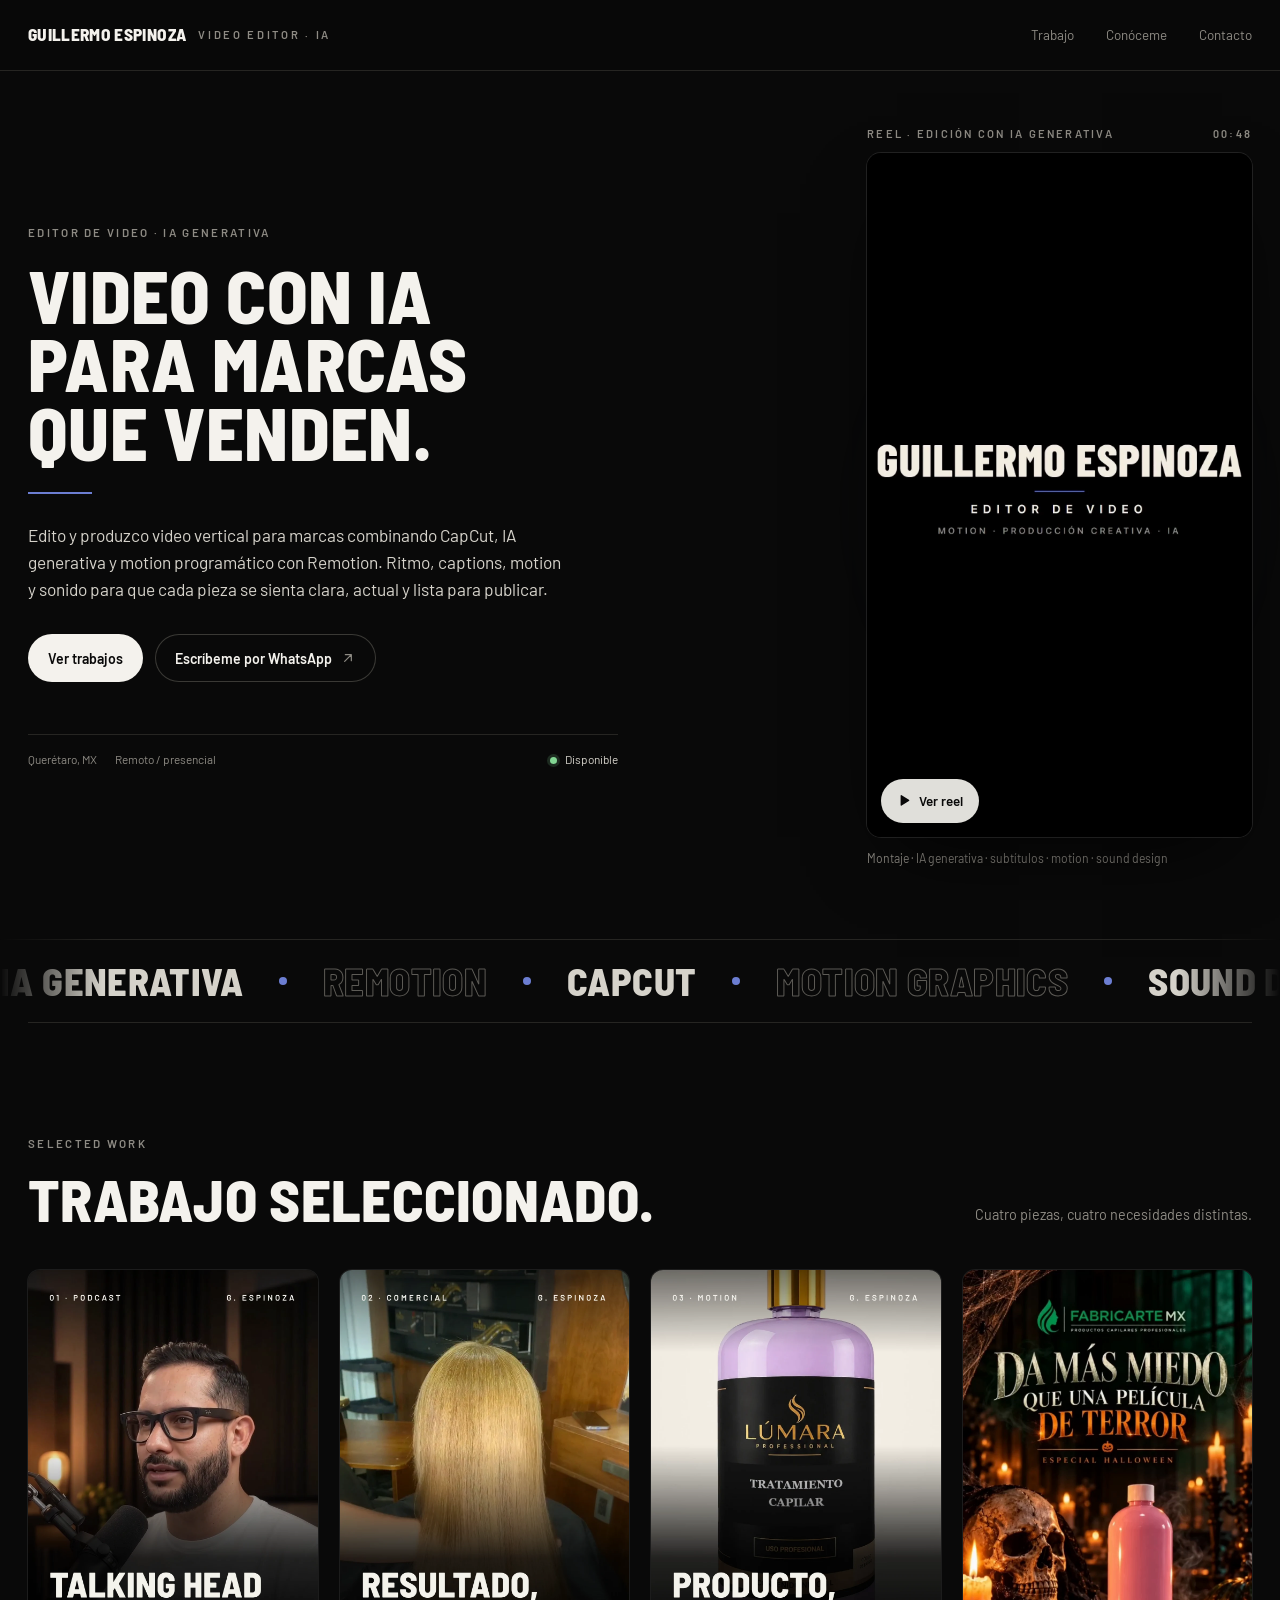
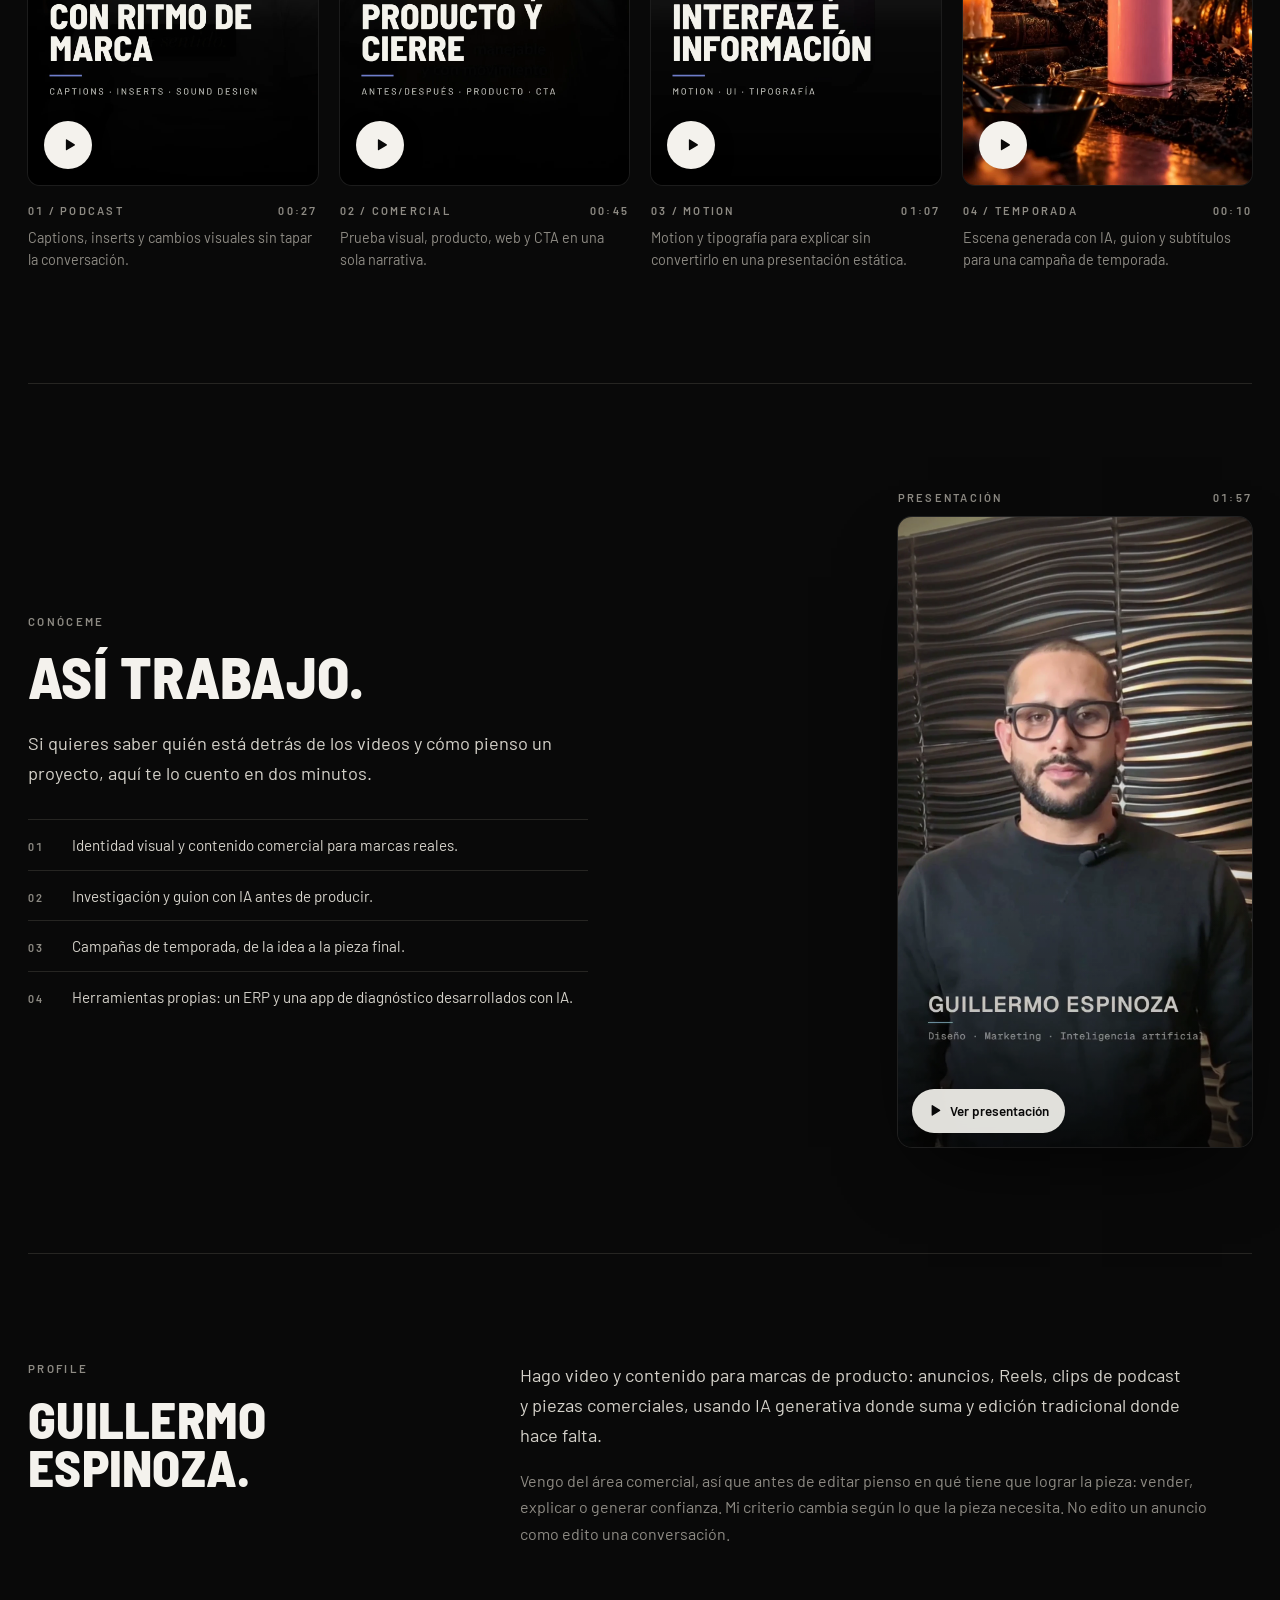
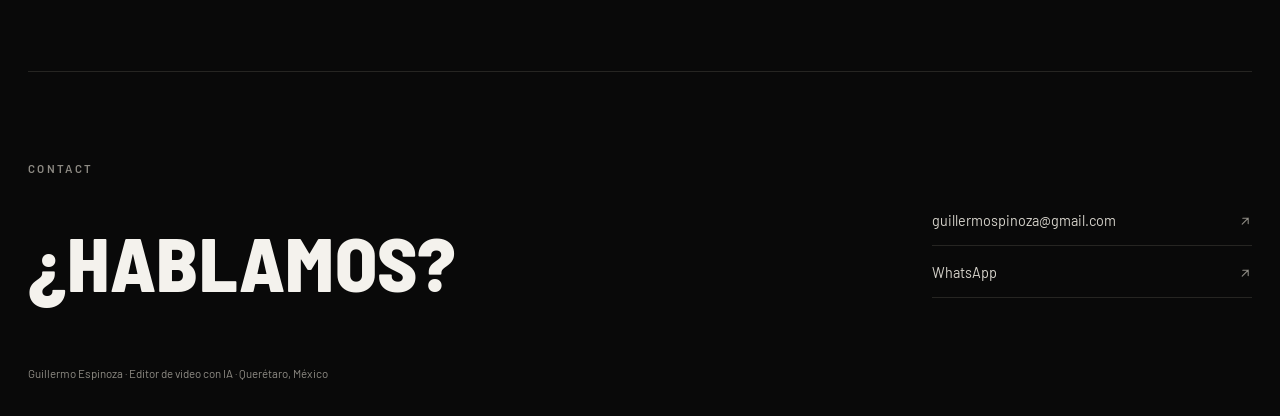
<file: index.html>
<!doctype html>
<html lang="es">
<head>
  <meta charset="utf-8">
  <meta name="viewport" content="width=device-width, initial-scale=1, viewport-fit=cover">
  <meta name="description" content="Guillermo Espinoza — Video con IA para marcas que venden. Short-form, branded content, social ads y talking head.">
  <meta name="theme-color" content="#090909">
  <title>Guillermo Espinoza — Editor de video con IA</title>

  <meta property="og:type" content="website">
  <meta property="og:locale" content="es_MX">
  <meta property="og:title" content="Guillermo Espinoza — Editor de video con IA">
  <meta property="og:description" content="Video con IA para marcas que venden: short-form, branded content, social ads y talking head.">
  <meta property="og:url" content="https://guillermospinoza-source.github.io/video-editor-portfolio/">
  <meta property="og:image" content="https://guillermospinoza-source.github.io/video-editor-portfolio/assets/posters/og-cover.jpg">
  <meta property="og:image:width" content="1200">
  <meta property="og:image:height" content="630">
  <meta name="twitter:card" content="summary_large_image">

  <link rel="icon" href="assets/favicon.svg" type="image/svg+xml">
  <link rel="preconnect" href="https://fonts.googleapis.com">
  <link rel="preconnect" href="https://fonts.gstatic.com" crossorigin>
  <link rel="stylesheet" href="https://fonts.googleapis.com/css2?family=Barlow:wght@400;500;600&family=Barlow+Semi+Condensed:wght@700;800&display=swap">
  <link rel="preload" as="image" href="assets/posters/showreel.webp?v=2" fetchpriority="high">
  <link rel="stylesheet" href="assets/styles.css?v=13">
  <noscript><style>.is-loading *,[data-reveal]{opacity:1!important;transform:none!important}</style></noscript>
</head>
<body class="is-loading">
  <svg width="0" height="0" style="position:absolute" aria-hidden="true">
    <symbol id="i-play" viewBox="0 0 24 24"><path d="M8 5.6v12.8a1 1 0 0 0 1.5.86l10.4-6.4a1 1 0 0 0 0-1.72L9.5 4.74A1 1 0 0 0 8 5.6Z" fill="currentColor"/></symbol>
    <symbol id="i-close" viewBox="0 0 24 24"><path d="M6 6l12 12M18 6 6 18" stroke="currentColor" stroke-width="1.8" stroke-linecap="round" fill="none"/></symbol>
    <symbol id="i-arrow" viewBox="0 0 24 24"><path d="M7 17 17 7M8 7h9v9" stroke="currentColor" stroke-width="1.8" stroke-linecap="round" stroke-linejoin="round" fill="none"/></symbol>
    <symbol id="i-sound" viewBox="0 0 24 24"><path d="M4 9.5v5h3.5L12 19V5L7.5 9.5H4Z" fill="currentColor"/><path d="M15.5 9a4 4 0 0 1 0 6M18 6.5a7.5 7.5 0 0 1 0 11" stroke="currentColor" stroke-width="1.6" stroke-linecap="round" fill="none"/></symbol>
  </svg>

  <a class="skip-link" href="#work">Saltar al trabajo</a>

  <header class="topbar">
    <a class="brand" href="#top" aria-label="Guillermo Espinoza, inicio">
      <strong>Guillermo Espinoza</strong>
      <span>Video Editor · IA</span>
    </a>
    <nav aria-label="Navegación principal">
      <a href="#work">Trabajo</a>
      <a href="#about">Conóceme</a>
      <a href="#contact">Contacto</a>
    </nav>
  </header>

  <main id="top">
    <section class="hero section-shell">
      <div class="hero-copy">
        <p class="eyebrow" data-intro>Editor de video · IA generativa</p>
        <h1 aria-label="Video con IA para marcas que venden."><span class="line" aria-hidden="true"><span>Video con IA</span></span><span class="line" aria-hidden="true"><span>para marcas</span></span><span class="line" aria-hidden="true"><span>que venden.</span></span></h1>
        <p class="lede" data-intro>Edito y produzco video vertical para marcas combinando CapCut, IA generativa y motion programático con Remotion. Ritmo, captions, motion y sonido para que cada pieza se sienta clara, actual y lista para publicar.</p>
        <div class="hero-actions" data-intro>
          <a class="button primary" href="#work">Ver trabajos</a>
          <a class="button secondary" href="https://wa.me/524424536626" target="_blank" rel="noopener">Escríbeme por WhatsApp <svg class="icon" aria-hidden="true"><use href="#i-arrow"/></svg></a>
        </div>
        <div class="hero-foot" data-intro>
          <span>Querétaro, MX</span>
          <span>Remoto / presencial</span>
          <span class="available">Disponible</span>
        </div>
      </div>

      <figure class="reel hero-reel">
        <figcaption class="reel-meta">
          <span>Reel · Edición con IA generativa</span>
          <span class="duration" data-duration-for="reelVideo">00:48</span>
        </figcaption>
        <div class="reel-frame" data-state="idle">
          <video id="reelVideo" src="assets/videos/showreel.mp4?v=2" poster="assets/posters/showreel.webp?v=2" playsinline preload="metadata" aria-label="Reel de Guillermo Espinoza: edición con IA generativa"></video>
          <button class="reel-cta" type="button">
            <svg class="icon" aria-hidden="true"><use href="#i-play"/></svg>
            <span>Ver reel</span>
          </button>
        </div>
        <p class="reel-note">Montaje · IA generativa · subtítulos · motion · sound design</p>
      </figure>
    </section>

    <div class="marquee" aria-hidden="true">
      <div class="marquee-track">
        <span>IA generativa</span><span>Remotion</span><span>CapCut</span><span>Motion graphics</span><span>Sound design</span><span>Social ads</span><span>Branded content</span><span>Short-form</span>
        <span>IA generativa</span><span>Remotion</span><span>CapCut</span><span>Motion graphics</span><span>Sound design</span><span>Social ads</span><span>Branded content</span><span>Short-form</span>
      </div>
    </div>

    <section class="work section-shell" id="work">
      <div class="work-intro" data-reveal>
        <p class="eyebrow">Selected work</p>
        <h2>Trabajo seleccionado.</h2>
        <p>Cuatro piezas, cuatro necesidades distintas.</p>
      </div>

      <div class="work-grid">
        <article data-reveal class="work-card" data-video="assets/videos/podcast.mp4" data-poster="assets/posters/podcast.webp?v=2" data-title="Podcast / Talking Head" data-subtitle="00:27 · Captions · Inserts · Sound design">
          <button class="poster-button" type="button" aria-label="Reproducir Podcast / Talking Head">
            <img src="assets/posters/podcast.webp?v=2" alt="" width="1080" height="1920" loading="lazy" decoding="async">
            <span class="play" aria-hidden="true"><svg class="icon"><use href="#i-play"/></svg></span>
          </button>
          <div class="card-copy">
            <div class="card-meta"><span>01 / Podcast</span><span>00:27</span></div>
            <h3>Talking head con ritmo de marca.</h3>
            <p>Captions, inserts y cambios visuales sin tapar la conversación.</p>
          </div>
        </article>

        <article data-reveal class="work-card" data-video="assets/videos/rubios.mp4" data-poster="assets/posters/rubios.webp?v=2" data-title="Beauty Product Ad" data-subtitle="00:45 · Producto · Antes/después · CTA">
          <button class="poster-button" type="button" aria-label="Reproducir Beauty Product Ad">
            <img src="assets/posters/rubios.webp?v=2" alt="" width="1080" height="1920" loading="lazy" decoding="async">
            <span class="play" aria-hidden="true"><svg class="icon"><use href="#i-play"/></svg></span>
          </button>
          <div class="card-copy">
            <div class="card-meta"><span>02 / Comercial</span><span>00:45</span></div>
            <h3>Resultado, producto y cierre comercial.</h3>
            <p>Prueba visual, producto, web y CTA en una sola narrativa.</p>
          </div>
        </article>

        <article data-reveal class="work-card" data-video="assets/videos/motion-explainer.mp4" data-poster="assets/posters/motion-explainer.webp?v=2" data-title="Motion / Product Explainer" data-subtitle="01:07 · Motion · UI · Tipografía">
          <button class="poster-button" type="button" aria-label="Reproducir Motion / Product Explainer">
            <img src="assets/posters/motion-explainer.webp?v=2" alt="" width="1080" height="1920" loading="lazy" decoding="async">
            <span class="play" aria-hidden="true"><svg class="icon"><use href="#i-play"/></svg></span>
          </button>
          <div class="card-copy">
            <div class="card-meta"><span>03 / Motion</span><span>01:07</span></div>
            <h3>Producto, interfaz e información.</h3>
            <p>Motion y tipografía para explicar sin convertirlo en una presentación estática.</p>
          </div>
        </article>

        <article data-reveal class="work-card" data-video="assets/videos/halloween.mp4" data-poster="assets/posters/halloween.webp?v=2" data-title="Campaña de temporada / Halloween" data-subtitle="00:10 · IA generativa · Guion · Subtítulos">
          <button class="poster-button" type="button" aria-label="Reproducir Campaña de temporada / Halloween">
            <img src="assets/posters/halloween.webp?v=2" alt="" width="1080" height="1920" loading="lazy" decoding="async">
            <span class="play" aria-hidden="true"><svg class="icon"><use href="#i-play"/></svg></span>
          </button>
          <div class="card-copy">
            <div class="card-meta"><span>04 / Temporada</span><span>00:10</span></div>
            <h3>Campaña de Halloween con IA.</h3>
            <p>Escena generada con IA, guion y subtítulos para una campaña de temporada.</p>
          </div>
        </article>
      </div>
    </section>

    <section class="about section-shell" id="about">
      <div class="about-copy" data-reveal>
        <p class="eyebrow">Conóceme</p>
        <h2>Así trabajo.</h2>
        <p class="about-lede">Si quieres saber quién está detrás de los videos y cómo pienso un proyecto, aquí te lo cuento en dos minutos.</p>
        <ul class="about-list">
          <li><span>01</span>Identidad visual y contenido comercial para marcas reales.</li>
          <li><span>02</span>Investigación y guion con IA antes de producir.</li>
          <li><span>03</span>Campañas de temporada, de la idea a la pieza final.</li>
          <li><span>04</span>Herramientas propias: un ERP y una app de diagnóstico desarrollados con IA.</li>
        </ul>
      </div>

      <figure class="reel about-video" data-reveal>
        <figcaption class="reel-meta">
          <span>Presentación</span>
          <span class="duration" data-duration-for="aboutVideo">01:57</span>
        </figcaption>
        <div class="reel-frame" data-state="idle">
          <video id="aboutVideo" src="assets/videos/presentacion.mp4" poster="assets/posters/presentacion.webp?v=2" playsinline preload="none" aria-label="Presentación de Guillermo Espinoza: cómo trabajo"></video>
          <button class="reel-cta" type="button">
            <svg class="icon" aria-hidden="true"><use href="#i-play"/></svg>
            <span>Ver presentación</span>
          </button>
        </div>
      </figure>
    </section>

    <section class="profile section-shell" id="profile">
      <div class="profile-title" data-reveal>
        <p class="eyebrow">Profile</p>
        <h2>Guillermo Espinoza.</h2>
      </div>
      <div class="profile-copy" data-reveal>
        <p>Hago video y contenido para marcas de producto: anuncios, Reels, clips de podcast y piezas comerciales, usando IA generativa donde suma y edición tradicional donde hace falta.</p>
        <p>Vengo del área comercial, así que antes de editar pienso en qué tiene que lograr la pieza: vender, explicar o generar confianza. Mi criterio cambia según lo que la pieza necesita. No edito un anuncio como edito una conversación.</p>
      </div>
    </section>
  </main>

  <footer class="footer section-shell" id="contact">
    <p class="eyebrow">Contact</p>
    <div class="footer-grid" data-reveal>
      <h2>¿Hablamos?</h2>
      <div class="contact-links">
        <a href="mailto:guillermospinoza@gmail.com?subject=Proyecto%20de%20edici%C3%B3n%20de%20video">guillermospinoza@gmail.com <svg class="icon" aria-hidden="true"><use href="#i-arrow"/></svg></a>
        <a href="https://wa.me/524424536626" target="_blank" rel="noopener">WhatsApp <svg class="icon" aria-hidden="true"><use href="#i-arrow"/></svg></a>
      </div>
    </div>
    <p class="footer-note">Guillermo Espinoza · Editor de video con IA · Querétaro, México</p>
  </footer>

  <dialog class="video-modal" id="videoModal" aria-labelledby="modalTitle">
    <div class="modal-shell">
      <button class="modal-close" type="button" aria-label="Cerrar video">
        <svg class="icon" aria-hidden="true"><use href="#i-close"/></svg>
      </button>
      <div class="modal-video-wrap">
        <video id="modalVideo" playsinline controls preload="none"></video>
      </div>
      <div class="modal-copy"><p class="kicker" id="modalSubtitle"></p><h2 id="modalTitle"></h2></div>
    </div>
  </dialog>

  <script src="assets/app.js?v=11"></script>
</body>
</html>
</file>
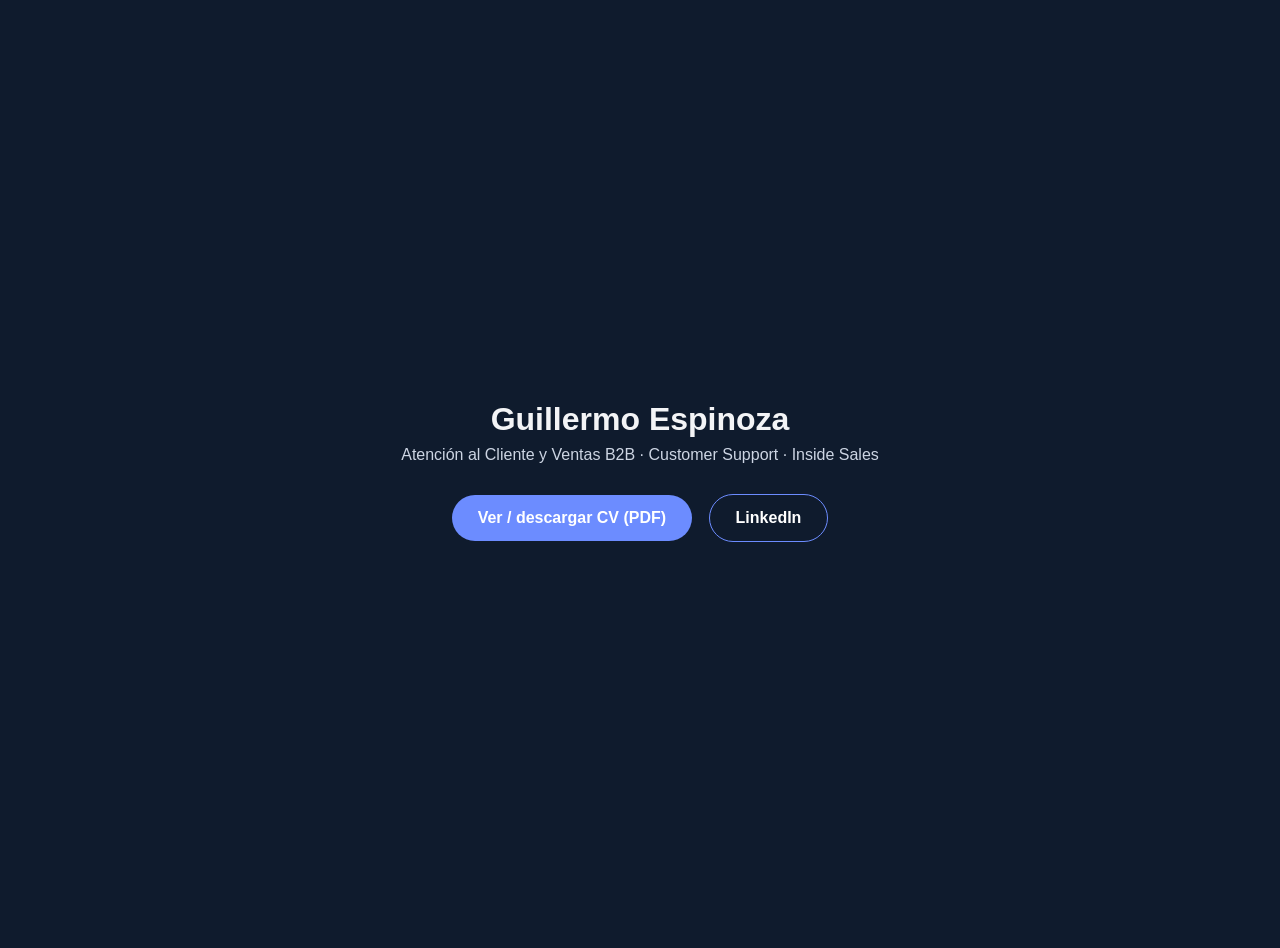
<file: cv/index.html>
<!DOCTYPE html><html lang="es"><head><meta charset="utf-8"><meta name="viewport" content="width=device-width,initial-scale=1">
<title>CV · Guillermo Espinoza · Atención al Cliente y Ventas B2B</title>
<meta name="description" content="CV de Guillermo Espinoza: atención al cliente y ventas B2B. Más de 400 pedidos gestionados en 12 meses. Disponible para trabajo remoto.">
<meta property="og:type" content="website">
<meta property="og:title" content="CV · Guillermo Espinoza · Atención al Cliente y Ventas B2B">
<meta property="og:description" content="Customer Support · Inside Sales · Seguimiento y Postventa. Más de 400 pedidos gestionados en 12 meses. Disponible para trabajo remoto.">
<meta property="og:image" content="https://guillermospinoza-source.github.io/video-editor-portfolio/assets/linkedin/portada.jpg">
<meta property="og:url" content="https://guillermospinoza-source.github.io/video-editor-portfolio/cv/">
<style>body{margin:0;font-family:Arial,sans-serif;background:#0f1b2d;color:#f3f4f6;display:flex;min-height:100vh;align-items:center;justify-content:center;text-align:center;padding:24px}
h1{margin:0 0 8px;font-size:32px}p{color:#cdd5e3;margin:0 0 24px}a{display:inline-block;background:#6c8cff;color:#fff;text-decoration:none;padding:14px 26px;border-radius:999px;font-weight:700;margin:6px}</style></head>
<body><main><h1>Guillermo Espinoza</h1><p>Atención al Cliente y Ventas B2B · Customer Support · Inside Sales</p>
<a href="../assets/cv/CV_Guillermo_Espinoza_Atencion_Cliente_Ventas_2026.pdf">Ver / descargar CV (PDF)</a>
<a href="https://www.linkedin.com/in/guillermo-espinoza-mx/" style="background:transparent;border:1.5px solid #6c8cff">LinkedIn</a></main></body></html>
</file>
<file: assets/styles.css>
:root{
  /* Escala de grises (1 = fondo, 12 = texto principal) */
  --gray-1:#090909;
  --gray-2:#0e0e0d;
  --gray-3:#141413;
  --gray-4:#1c1b19;
  --gray-5:#262522;
  --gray-6:#3a3935;
  --gray-7:#5d5b56;
  --gray-8:#77746d;
  --gray-9:#8e8b84;
  --gray-10:#b3b0a8;
  --gray-11:#d5d2ca;
  --gray-12:#f4f2ed;
  --accent-live:#82d693;

  --bg:var(--gray-1);
  --text:var(--gray-12);
  --soft:var(--gray-11);
  --muted:var(--gray-9);
  --line:var(--gray-5);

  --font-sans:"Barlow","Helvetica Neue",Arial,ui-sans-serif,system-ui,sans-serif;
  --font-display:"Barlow Semi Condensed","Arial Narrow",var(--font-sans);
  --font-label:var(--font-sans);
  --accent:#6c7ed2;
  --weight-regular:400;
  --weight-medium:500;
  --weight-semibold:600;
  --weight-display:800;

  --ease-out:cubic-bezier(.23,1,.32,1);       /* ease-out-quint */
  --ease-in-out:cubic-bezier(.645,.045,.355,1); /* ease-in-out-cubic */

  --z-header:100;
  --header-h:70px;
  --hairline:1px;
  --max:1240px;
}
@media (min-resolution:192dpi){
  :root{--hairline:.5px}
}

*{box-sizing:border-box}
html{scroll-behavior:smooth;-webkit-text-size-adjust:100%}
body{
  margin:0;
  background:var(--bg);
  color:var(--text);
  font-family:var(--font-sans);
  font-weight:var(--weight-regular);
  line-height:1.5;
  -webkit-font-smoothing:antialiased;
  -moz-osx-font-smoothing:grayscale;
}
a{color:inherit}
img,video{display:block;max-width:100%}
button{font:inherit;color:inherit}
h1,h2,h3{text-wrap:balance}
p{text-wrap:pretty}
[id]{scroll-margin-top:calc(var(--header-h) + 16px)}
::selection{background:var(--gray-12);color:var(--gray-1)}

:focus-visible{outline:2px solid var(--gray-12);outline-offset:3px}

.icon{width:1em;height:1em;flex:none}
.section-shell{
  width:min(var(--max),calc(100% - 56px - env(safe-area-inset-left) - env(safe-area-inset-right)));
  margin-inline:auto;
}

.skip-link{
  position:absolute;left:16px;top:-60px;z-index:calc(var(--z-header) + 1);
  padding:12px 16px;background:var(--gray-12);color:var(--gray-1);
  font-size:.85rem;font-weight:var(--weight-medium);text-decoration:none;
}
.skip-link:focus-visible{top:12px}

/* ---------- Header ---------- */
.topbar{
  position:sticky;top:0;z-index:var(--z-header);
  height:var(--header-h);
  display:flex;align-items:center;justify-content:space-between;
  padding:0 max(28px,calc((100vw - var(--max))/2));
  padding-left:max(28px,calc((100vw - var(--max))/2),env(safe-area-inset-left));
  padding-right:max(28px,calc((100vw - var(--max))/2),env(safe-area-inset-right));
  background:rgba(9,9,9,.8);
  -webkit-backdrop-filter:saturate(1.4) blur(14px);
  backdrop-filter:saturate(1.4) blur(14px);
  box-shadow:0 var(--hairline) 0 var(--line);
}
.brand{display:flex;align-items:baseline;gap:12px;min-height:44px;align-items:center;text-decoration:none}
.brand strong{font-family:var(--font-display);font-size:1.08rem;font-weight:var(--weight-display);text-transform:uppercase;letter-spacing:.02em}
.brand span{font:var(--weight-semibold) .7rem/1 var(--font-label);color:var(--muted);text-transform:uppercase;letter-spacing:.24em}
.topbar nav{display:flex;gap:8px;margin-right:-12px}
.topbar nav a{
  display:inline-flex;align-items:center;min-height:44px;padding:0 12px;
  font-size:.84rem;color:var(--muted);text-decoration:none;
  transition:color 150ms ease;
}

/* ---------- Tipografía utilitaria ---------- */
.eyebrow,.kicker,.card-meta,.reel-meta{
  font-family:var(--font-label);
  font-weight:var(--weight-semibold);
  text-transform:uppercase;
  letter-spacing:.2em;
  font-variant-numeric:tabular-nums;
}
.eyebrow{margin:0;font-size:.72rem;color:var(--muted)}

/* ---------- Hero ---------- */
.hero{
  display:grid;
  grid-template-columns:minmax(0,1fr) auto;
  gap:80px;
  align-items:center;
  min-height:calc(100svh - var(--header-h));
  padding-top:56px;
  padding-bottom:72px;
}
.hero-copy{max-width:590px}
.hero h1{
  margin:20px 0 28px;
  font-family:var(--font-display);
  font-size:clamp(3.6rem,5.8vw,6.4rem);
  line-height:.92;
  letter-spacing:.005em;
  text-transform:uppercase;
  font-weight:var(--weight-display);
}
.hero h1::after{
  content:"";display:block;width:64px;height:2px;margin-top:26px;
  background:var(--accent);
}
.lede{
  max-width:540px;
  margin:0;
  color:var(--soft);
  font-size:clamp(1.04rem,1.35vw,1.22rem);
  line-height:1.55;
}
.hero-actions{display:flex;flex-wrap:wrap;gap:12px;margin-top:32px}

.button{
  display:inline-flex;align-items:center;justify-content:center;gap:8px;
  min-height:48px;padding:0 20px;
  border-radius:999px;
  text-decoration:none;
  font-size:.88rem;font-weight:var(--weight-semibold);
  transition:transform 160ms var(--ease-out),background-color 150ms ease,box-shadow 150ms ease;
}
.button:active{transform:scale(.97)}
.button.primary{background:var(--gray-12);color:var(--gray-1)}
.button.secondary{color:var(--text);box-shadow:inset 0 0 0 1px var(--gray-6)}
.button .icon{font-size:1rem;color:var(--muted)}

.hero-foot{
  display:flex;flex-wrap:wrap;gap:9px 18px;
  margin-top:52px;padding-top:16px;
  border-top:var(--hairline) solid var(--line);
  color:var(--muted);
  font-size:.74rem;
}
.hero-foot .available{margin-left:auto;color:var(--soft);display:inline-flex;align-items:center;gap:8px}
.hero-foot .available::before{
  content:"";width:7px;height:7px;border-radius:50%;background:var(--accent-live);
  box-shadow:0 0 0 3px rgba(130,214,147,.16);
}

/* ---------- Reel ---------- */
.reel{
  --reel-h:min(76svh,760px);
  margin:0;
  width:calc(var(--reel-h) * 9 / 16);
  max-width:100%;
  justify-self:end;
}
.reel-meta{display:flex;justify-content:space-between;margin-bottom:10px;color:var(--muted);font-size:.7rem}
.reel-frame{
  position:relative;isolation:isolate;
  aspect-ratio:9/16;
  border-radius:14px;overflow:hidden;
  background:var(--gray-2);
  box-shadow:0 0 0 var(--hairline) rgba(255,255,255,.1),0 30px 80px -30px rgba(0,0,0,.9);
}
.reel-frame video{width:100%;height:100%;object-fit:cover;background:#000}
.reel-frame::after{
  content:"";position:absolute;inset:0;pointer-events:none;
  background:linear-gradient(to top,rgba(0,0,0,.55),rgba(0,0,0,.18) 22%,transparent 40%);
  transition:opacity 200ms var(--ease-out);
}
.reel-cta{
  position:absolute;left:14px;bottom:14px;z-index:1;
  display:inline-flex;align-items:center;gap:8px;
  min-height:44px;padding:0 16px 0 14px;
  border:0;border-radius:999px;cursor:pointer;
  background:rgba(244,242,237,.92);color:var(--gray-1);
  -webkit-backdrop-filter:blur(8px);backdrop-filter:blur(8px);
  font-size:.84rem;font-weight:var(--weight-semibold);
  transition:transform 160ms var(--ease-out),opacity 200ms var(--ease-out);
}
.reel-cta:active{transform:scale(.97)}
.reel-cta .icon{font-size:1.05rem}
.reel-frame[data-state="playing"] .reel-cta{opacity:0;pointer-events:none;transform:translateY(6px)}
.reel-frame[data-state="playing"]::after{opacity:0}
.reel-note{margin:12px 0 0;color:var(--muted);font-size:.76rem}

/* ---------- Trabajo ---------- */
.work{padding:112px 0;border-top:var(--hairline) solid var(--line)}
.work-intro{
  display:grid;
  grid-template-columns:1fr auto;
  gap:18px 60px;
  align-items:end;
  margin-bottom:44px;
}
.work-intro .eyebrow{grid-column:1/-1}
.work-intro h2,.profile h2,.footer h2{
  margin:0;
  font-family:var(--font-display);
  font-size:clamp(2.6rem,4.6vw,5rem);
  line-height:.94;
  letter-spacing:.005em;
  text-transform:uppercase;
  font-weight:var(--weight-display);
}
.work-intro>p:last-child{margin:0;color:var(--muted);font-size:.9rem}
.work-grid{display:grid;grid-template-columns:repeat(4,minmax(0,1fr));gap:48px 22px}
.work-card{min-width:0}

.poster-button{
  position:relative;isolation:isolate;display:block;
  width:100%;padding:0;border:0;border-radius:12px;
  background:var(--gray-2);cursor:pointer;overflow:hidden;
  box-shadow:0 0 0 var(--hairline) rgba(255,255,255,.08);
}
.poster-button img{
  width:100%;height:auto;aspect-ratio:9/16;object-fit:cover;object-position:center;
  transition:transform 500ms var(--ease-out),filter 300ms ease;
}
.play{
  position:absolute;left:16px;bottom:16px;
  width:48px;height:48px;display:grid;place-items:center;
  border-radius:50%;background:var(--gray-12);color:var(--gray-1);
  box-shadow:0 8px 24px -8px rgba(0,0,0,.6);
  transition:transform 200ms var(--ease-out);
}
.play .icon{font-size:1.1rem;margin-left:2px}
.poster-button:active .play{transform:scale(.94)}

.card-copy{padding-top:18px}
.card-meta{display:flex;justify-content:space-between;gap:20px;color:var(--muted);font-size:.7rem}
.card-copy h3{position:absolute;width:1px;height:1px;overflow:hidden;clip:rect(0 0 0 0);white-space:nowrap;margin:0;font-family:var(--font-display);font-size:1.3rem;line-height:1.02;letter-spacing:.01em;text-transform:uppercase;font-weight:700}
.card-copy p{margin:8px 0 0;max-width:520px;color:var(--muted);font-size:.9rem}

/* ---------- Conóceme ---------- */
.about{
  padding:106px 0;
  border-top:var(--hairline) solid var(--line);
  display:grid;
  grid-template-columns:minmax(0,1fr) auto;
  gap:80px;
  align-items:center;
}
.about-copy{max-width:560px}
.about-copy .eyebrow{margin-bottom:18px}
.about h2{
  margin:0;
  font-family:var(--font-display);
  font-size:clamp(2.6rem,4.6vw,5rem);
  line-height:.94;letter-spacing:.005em;
  text-transform:uppercase;font-weight:var(--weight-display);
}
.about-lede{margin:24px 0 0;color:var(--soft);font-size:1.14rem;line-height:1.65}
.about-list{list-style:none;margin:32px 0 0;padding:0;display:grid}
.about-list li{
  display:grid;grid-template-columns:44px 1fr;align-items:baseline;
  padding:14px 0;
  box-shadow:0 calc(-1 * var(--hairline)) 0 var(--line);
  color:var(--soft);font-size:.95rem;
}
.about-list span{color:var(--muted);font:var(--weight-semibold) .7rem/1 var(--font-label);letter-spacing:.2em;font-variant-numeric:tabular-nums}
.about-video{--reel-h:min(70svh,680px)}

/* ---------- Perfil ---------- */
.profile{
  padding:106px 0;
  border-top:var(--hairline) solid var(--line);
  display:grid;
  grid-template-columns:.72fr 1.28fr;
  gap:80px;
  align-items:start;
}
.profile-title .eyebrow{margin-bottom:18px}
.profile h2{font-size:clamp(2.5rem,4vw,4.3rem)}
.profile-copy{max-width:700px}
.profile-copy p{margin:0 0 18px;color:var(--soft);font-size:1.14rem;line-height:1.65}
.profile-copy p:last-child{color:var(--muted);font-size:1rem}

/* ---------- Footer ---------- */
.footer{
  padding:88px 0 calc(34px + env(safe-area-inset-bottom));
  border-top:var(--hairline) solid var(--line);
}
.footer>.eyebrow{margin-bottom:20px}
.footer-grid{display:grid;grid-template-columns:1fr auto;gap:60px;align-items:end}
.footer h2{font-size:clamp(3.3rem,6vw,6.2rem)}
.contact-links{display:grid;gap:4px;min-width:320px}
.contact-links a{
  display:flex;align-items:center;justify-content:space-between;gap:24px;
  min-height:48px;
  box-shadow:0 var(--hairline) 0 var(--line);
  color:var(--soft);text-decoration:none;font-size:.9rem;
  transition:color 150ms ease,box-shadow 150ms ease;
}
.contact-links .icon{color:var(--muted);transition:transform 200ms var(--ease-out),color 150ms ease}
.footer-note{margin:68px 0 0;color:var(--gray-9);font-size:.72rem}

/* ---------- Modal ---------- */
.video-modal{
  width:min(560px,calc(100% - 28px));
  max-height:calc(100dvh - 28px);
  padding:0;border:0;border-radius:16px;
  background:var(--gray-2);color:var(--text);
  box-shadow:0 0 0 var(--hairline) rgba(255,255,255,.1),0 40px 120px -20px rgba(0,0,0,.9);
  overflow:hidden;
}
.video-modal::backdrop{background:rgba(0,0,0,.82);-webkit-backdrop-filter:blur(6px);backdrop-filter:blur(6px)}
.video-modal[open]{animation:modal-in 260ms var(--ease-out)}
.video-modal[open]::backdrop{animation:fade-in 260ms var(--ease-out)}
.video-modal.is-closing{animation:modal-out 160ms var(--ease-out) forwards}
.video-modal.is-closing::backdrop{animation:fade-out 160ms var(--ease-out) forwards}
@keyframes modal-in{from{opacity:0;transform:translateY(8px) scale(.97)}}
@keyframes modal-out{to{opacity:0;transform:translateY(4px) scale(.98)}}
@keyframes fade-in{from{opacity:0}}
@keyframes fade-out{to{opacity:0}}

.modal-shell{position:relative;isolation:isolate;padding:14px}
.modal-close{
  position:absolute;right:24px;top:24px;z-index:1;
  width:44px;height:44px;display:grid;place-items:center;
  border:0;border-radius:50%;cursor:pointer;
  background:rgba(14,14,13,.72);color:var(--gray-12);
  -webkit-backdrop-filter:blur(8px);backdrop-filter:blur(8px);
  box-shadow:0 0 0 var(--hairline) rgba(255,255,255,.16);
  transition:transform 160ms var(--ease-out),background-color 150ms ease;
}
.modal-close .icon{font-size:1.25rem}
.modal-close:active{transform:scale(.94)}
.modal-video-wrap{display:grid;place-items:center;border-radius:10px;overflow:hidden;background:#000}
.modal-video-wrap video{
  height:min(72dvh,760px);width:auto;max-width:100%;
  aspect-ratio:9/16;object-fit:contain;background:#000;
}
.modal-copy{padding:14px 4px 4px}
.modal-copy .kicker{margin:0;color:var(--muted);font-size:.7rem}
.modal-copy h2{margin:6px 0 0;font-family:var(--font-display);font-size:1.4rem;font-weight:700;letter-spacing:.01em;text-transform:uppercase}

/* ---------- Hover solo en dispositivos con puntero ---------- */
@media (hover:hover) and (pointer:fine){
  .topbar nav a:hover{color:var(--text)}
  .button.primary:hover{background:#fff}
  .button.secondary:hover{box-shadow:inset 0 0 0 1px var(--gray-8)}
  .poster-button:hover img{transform:scale(1.03);filter:brightness(.86)}
  .poster-button:hover .play{transform:scale(1.08)}
  .contact-links a:hover{color:#fff;box-shadow:0 var(--hairline) 0 var(--gray-8)}
  .contact-links a:hover .icon{color:var(--text);transform:translate(2px,-2px)}
  .modal-close:hover{background:rgba(40,40,38,.85)}
}

/* ---------- Responsive ---------- */
@media (max-width:960px){
  .hero{grid-template-columns:1fr;gap:48px;min-height:auto}
  .hero-copy{max-width:760px}
  .reel{--reel-h:min(80svh,760px);justify-self:start}
  .work-intro{grid-template-columns:1fr}
  .work-intro .eyebrow{grid-column:auto}
  .profile{grid-template-columns:1fr;gap:36px}
  .about{grid-template-columns:1fr;gap:48px}
  .about-video{--reel-h:min(80svh,760px);justify-self:start}
  .footer-grid{grid-template-columns:1fr}
  .contact-links{max-width:480px}
}
@media (max-width:640px){
  :root{--header-h:62px}
  .section-shell{width:min(var(--max),calc(100% - 32px - env(safe-area-inset-left) - env(safe-area-inset-right)))}
  .topbar{padding-left:max(16px,env(safe-area-inset-left));padding-right:max(16px,env(safe-area-inset-right))}
  .brand span{display:none}
  .topbar nav{gap:0;margin-right:-8px}
  .topbar nav a{padding:0 8px}
  .brand strong{white-space:nowrap;font-size:1rem}
  .topbar nav a:nth-child(1){display:none}
  .hero{padding-top:44px;padding-bottom:64px}
  .hero h1{font-size:clamp(3rem,14.5vw,4.7rem)}
  .hero-foot .available{margin-left:0;width:100%}
  .reel{width:100%;justify-self:stretch}
  .work,.profile,.about{padding:72px 0}
  .about-video{width:100%;justify-self:stretch}
  .work-grid{grid-template-columns:repeat(2,minmax(0,1fr));gap:36px 14px}
  .card-meta{font-size:.62rem!important;letter-spacing:.14em!important;white-space:nowrap}
  .poster-button .play{width:38px;height:38px;left:auto;right:10px;bottom:10px}
  .card-copy p{font-size:.82rem}
  .work-intro{margin-bottom:30px}

  .profile-copy p{font-size:1.02rem}
  .footer{padding-top:70px}
  .footer-grid{gap:28px}
  .contact-links{min-width:0}
  .footer-note{margin-top:52px}
  .modal-shell{padding:10px}
  .modal-close{right:18px;top:18px}
}

/* ---------- Movimiento reducido ---------- */
@media (prefers-reduced-motion:reduce){
  html{scroll-behavior:auto}
  .button,.reel-cta,.reel-frame::after,.poster-button img,.play,.modal-close,
  .contact-links a,.contact-links .icon,.topbar nav a{transition:none}
  .video-modal[open],.video-modal[open]::backdrop,
  .video-modal.is-closing,.video-modal.is-closing::backdrop{animation:none}
}

/* ================= Movimiento ================= */
/* Título: cada línea sube desde una máscara */
.hero h1 .line{display:block;overflow:hidden;padding-bottom:.04em;margin-bottom:-.04em}
.hero h1 .line>span{display:block;transform:translateY(0);transition:transform 1000ms var(--ease-out)}
.hero h1 .line:nth-child(2)>span{transition-delay:90ms}
.hero h1 .line:nth-child(3)>span{transition-delay:180ms}
.hero h1::after{transform-origin:left;transition:transform 900ms var(--ease-out) 420ms}
[data-intro]{transition:opacity 800ms var(--ease-out),transform 800ms var(--ease-out)}
.eyebrow[data-intro]{transition-delay:0ms}
.lede[data-intro]{transition-delay:360ms}
.hero-actions[data-intro]{transition-delay:460ms}
.hero-foot[data-intro]{transition-delay:560ms}
.hero-reel{transition:opacity 1100ms var(--ease-out) 200ms,transform 1100ms var(--ease-out) 200ms}

.is-loading .hero h1 .line>span{transform:translateY(105%)}
.is-loading .hero h1::after{transform:scaleX(0)}
.is-loading [data-intro]{opacity:0;transform:translateY(14px)}
.is-loading .hero-reel{opacity:0;transform:translateY(24px) scale(.97)}

/* Brillo vivo detrás del reel */
.hero-reel{position:relative}
.hero-reel::before{
  content:"";position:absolute;z-index:-1;inset:8% -18% 4%;
  background:radial-gradient(closest-side,rgba(108,126,210,.32),transparent 70%);
  filter:blur(30px);
  animation:glow 9s var(--ease-in-out) infinite alternate;
}
@keyframes glow{
  0%{transform:translate(-6%,4%) scale(.94);opacity:.7}
  100%{transform:translate(6%,-4%) scale(1.06);opacity:1}
}

/* Franja de habilidades */
.marquee{
  overflow:hidden;
  border-top:var(--hairline) solid var(--line);
  padding:22px 0;
  -webkit-mask-image:linear-gradient(90deg,transparent,#000 8%,#000 92%,transparent);
  mask-image:linear-gradient(90deg,transparent,#000 8%,#000 92%,transparent);
}
.marquee-track{display:flex;width:max-content;animation:marquee 38s linear infinite}
.marquee span{
  display:inline-flex;align-items:center;gap:36px;padding-right:36px;
  font-family:var(--font-display);font-weight:var(--weight-display);
  font-size:clamp(1.6rem,3vw,2.6rem);line-height:1;text-transform:uppercase;letter-spacing:.01em;
  color:transparent;-webkit-text-stroke:1px var(--gray-7);
  white-space:nowrap;
}
.marquee span:nth-child(odd){color:var(--gray-11);-webkit-text-stroke:0}
.marquee span::after{content:"";width:8px;height:8px;border-radius:50%;background:var(--accent)}
@keyframes marquee{to{transform:translateX(-50%)}}
@media (hover:hover){.marquee:hover .marquee-track{animation-play-state:paused}}
.marquee+.work{border-top:var(--hairline) solid var(--line)}

/* Aparición al hacer scroll */
[data-reveal]{
  opacity:0;transform:translateY(28px);
  transition:opacity 900ms var(--ease-out) var(--delay,0ms),transform 900ms var(--ease-out) var(--delay,0ms);
}
[data-reveal].is-in{opacity:1;transform:none}

@media (prefers-reduced-motion:reduce){
  .hero h1 .line>span,[data-intro],.hero-reel,.hero h1::after,[data-reveal]{transition:none}
  .is-loading .hero h1 .line>span,.is-loading .hero h1::after{transform:none}
  .is-loading [data-intro],.is-loading .hero-reel{opacity:1;transform:none}
  [data-reveal]{opacity:1;transform:none}
  .hero-reel::before,.marquee-track{animation:none}
}
@media (max-width:640px){
  .marquee{padding:16px 0}
  .marquee span{gap:24px;padding-right:24px}
}

@media (min-width:641px) and (max-width:1100px){.work-grid{grid-template-columns:repeat(2,minmax(0,1fr))}}
</file>
